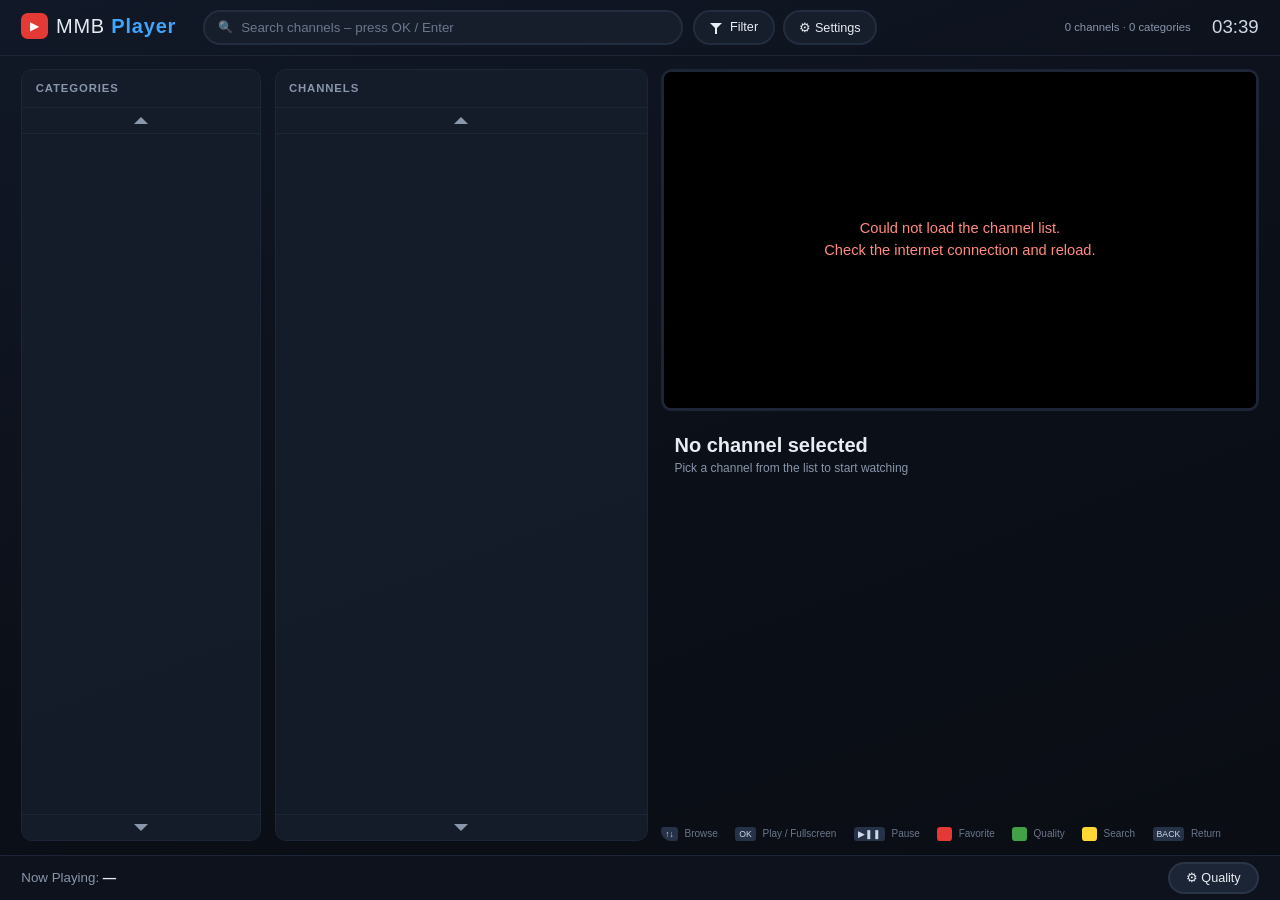
<file: index.html>
<!DOCTYPE html>
<html lang="en">
<head>
  <meta charset="utf-8">
  <meta name="viewport" content="width=device-width, initial-scale=1">
  <meta name="theme-color" content="#0b0f17">
  <title>MMB Player</title>
  <link rel="stylesheet" href="css/style.css">
</head>
<body>
  <div id="app">

    <!-- Top bar -->
    <header class="topbar">
      <div class="brand"><span class="brand-icon">&#9654;</span>MMB <b>Player</b></div>
      <div id="searchBox" class="search-box" data-zone="search">
        <span class="search-icon">&#128269;</span>
        <input id="searchInput" type="text" placeholder="Search channels &ndash; press OK / Enter"
               autocomplete="off" autocorrect="off" autocapitalize="off" spellcheck="false">
      </div>
      <button id="filterBtn" class="filter-btn" type="button" title="Filter channels by language / country">
        <span class="ico-filter"></span><span id="filterLabel" class="filter-label">Filter</span>
      </button>
      <button id="settingsBtn" class="filter-btn settings-btn" type="button" title="Settings">&#9881; Settings</button>
      <div class="stats"><span id="statChannels">0</span> channels &middot; <span id="statCategories">0</span> categories</div>
      <div id="clock" class="clock">--:--</div>
    </header>

    <!-- Three column layout -->
    <main class="layout">
      <section class="panel cat-panel">
        <div class="panel-title"><span id="catTitle">Categories</span></div>
        <div class="list-wrap">
          <button class="page-btn up" type="button" data-pager="catList" data-dir="-1" title="Scroll up"><span class="ico-up"></span></button>
          <div id="catList" class="vlist"></div>
          <button class="page-btn down" type="button" data-pager="catList" data-dir="1" title="Scroll down"><span class="ico-down"></span></button>
        </div>
      </section>

      <section class="panel ch-panel">
        <div class="panel-title"><span id="chTitle">Channels</span><span id="chCount" class="count"></span></div>
        <div class="list-wrap">
          <button class="page-btn up" type="button" data-pager="chList" data-dir="-1" title="Scroll up"><span class="ico-up"></span></button>
          <div id="chList" class="vlist"></div>
          <button class="page-btn down" type="button" data-pager="chList" data-dir="1" title="Scroll down"><span class="ico-down"></span></button>
        </div>
      </section>

      <section class="panel player-panel">
        <div id="playerBox" class="player-box" data-zone="player">
          <video id="video" playsinline webkit-playsinline preload="auto"></video>
          <div id="overlay" class="overlay">
            <div id="spinner" class="spinner"></div>
            <div id="overlayMsg" class="overlay-msg">Loading channels&hellip;</div>
          </div>
          <div id="bigPause" class="big-pause"><span class="ico-pause"></span></div>
          <div id="osd" class="osd">
            <div id="osdNum" class="osd-num"></div>
            <div class="osd-body">
              <div id="osdName" class="osd-name"></div>
              <div id="osdMeta" class="osd-meta"></div>
            </div>
          </div>
          <div id="ctrlBar" class="ctrl-bar">
            <button id="prevBtn" class="play-btn small" type="button" title="Previous channel"><span class="ico-prev"></span></button>
            <button id="playBtn" class="play-btn" type="button" title="Play / Pause">
              <span id="playIcon" class="ico-pause"></span>
            </button>
            <button id="nextBtn" class="play-btn small" type="button" title="Next channel"><span class="ico-next"></span></button>
            <span id="liveBadge" class="live-badge">LIVE</span>
            <span id="ctrlName" class="ctrl-name"></span>
            <span id="ctrlQuality" class="ctrl-quality"></span>
          </div>
        </div>

        <div class="channel-info">
          <div id="infoLogo" class="info-logo"></div>
          <div class="info-text">
            <div id="infoName" class="info-name">No channel selected</div>
            <div id="infoMeta" class="info-meta">Pick a channel from the list to start watching</div>
          </div>
        </div>

        <div class="hints">
          <span><i class="key">&#8593;&#8595;</i> Browse</span>
          <span><i class="key">OK</i> Play / Fullscreen</span>
          <span><i class="key">&#9654;&#10074;&#10074;</i> Pause</span>
          <span><i class="key red"></i> Favorite</span>
          <span><i class="key green"></i> Quality</span>
          <span><i class="key yellow"></i> Search</span>
          <span><i class="key">BACK</i> Return</span>
        </div>
      </section>
    </main>

    <!-- Status bar -->
    <footer class="statusbar">
      <div class="np"><span class="np-label">Now Playing:</span> <span id="npName">&mdash;</span></div>
      <div id="qualityNow" class="quality-now"></div>
      <div class="sb-right">
        <button id="qualityBtn" class="quality-btn" data-zone="quality" type="button">&#9881; Quality</button>
      </div>
    </footer>

    <!-- Quality menu -->
    <div id="qualityMenu" class="modal hidden">
      <div class="modal-card">
        <div class="modal-title">Video quality</div>
        <div id="qualityList" class="modal-list"></div>
      </div>
    </div>

    <!-- Filter panel: everything is picked from lists, no typing needed -->
    <div id="filterPanel" class="modal hidden">
      <div class="modal-card filter-card">
        <div class="modal-title">Filter channels</div>
        <div class="filter-body">
          <div id="filterTabs" class="filter-tabs"></div>
          <div class="list-wrap filter-list">
          <button class="page-btn up" type="button" data-pager="filterList" data-dir="-1" title="Scroll up"><span class="ico-up"></span></button>
          <div id="filterList" class="vlist"></div>
          <button class="page-btn down" type="button" data-pager="filterList" data-dir="1" title="Scroll down"><span class="ico-down"></span></button>
        </div>
        </div>
        <div class="filter-foot">
          <span><i class="key">&#8593;&#8595;</i> Choose</span>
          <span><i class="key">&#8592;&#8594;</i> Language / Country</span>
          <span><i class="key">OK</i> Apply</span>
          <span><i class="key">BACK</i> Close</span>
        </div>
      </div>
    </div>

    <div id="toast" class="toast"></div>
  </div>

  <script src="lib/hls.min.js"></script>
  <script src="js/util.js"></script>
  <script src="js/storage.js"></script>
  <script src="js/data.js"></script>
  <script src="js/vlist.js"></script>
  <script src="js/player.js"></script>
  <script src="js/app.js"></script>
</body>
</html>
</file>
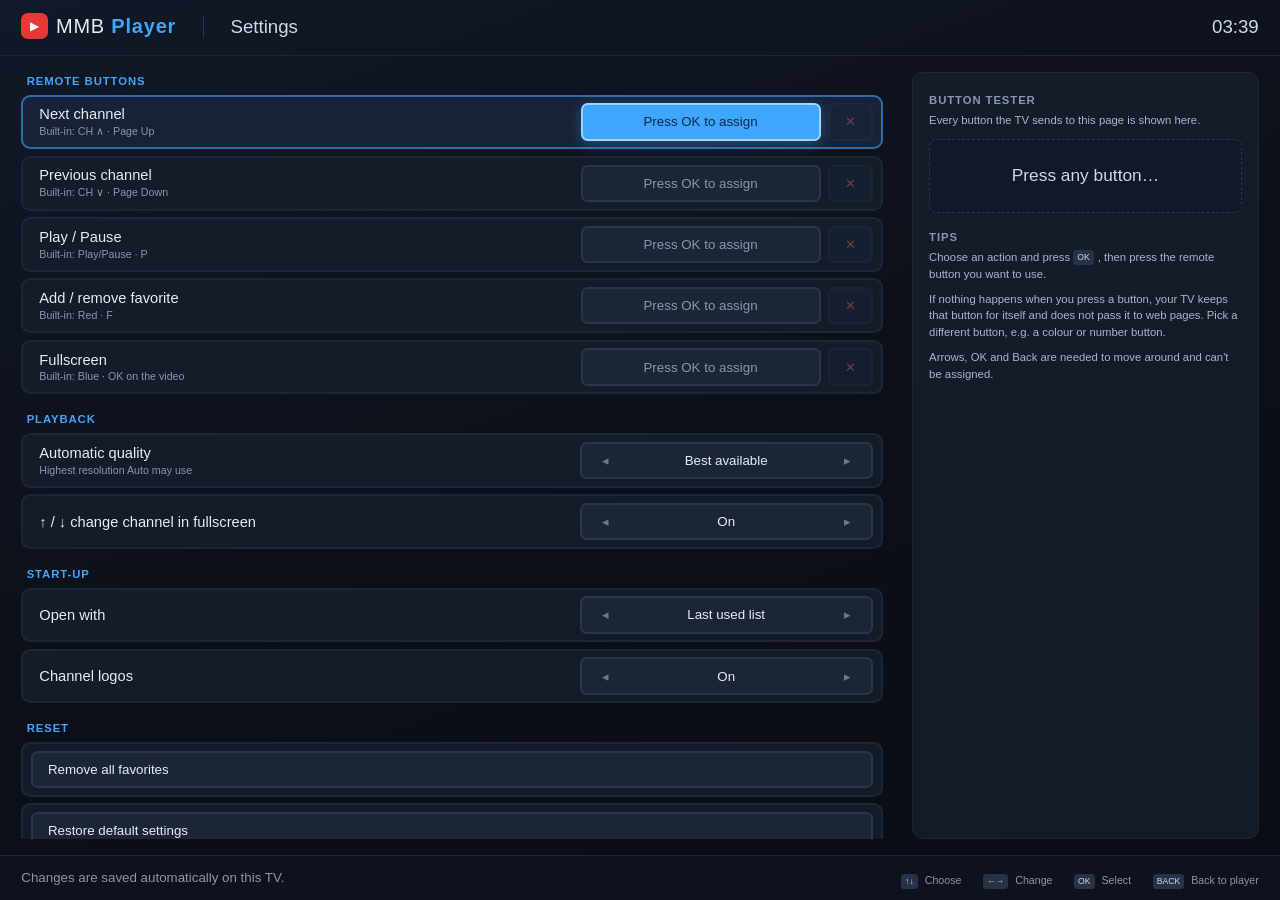
<file: settings.html>
<!DOCTYPE html>
<html lang="en">
<head>
  <meta charset="utf-8">
  <meta name="viewport" content="width=device-width, initial-scale=1">
  <meta name="theme-color" content="#0b0f17">
  <title>MMB Player – Settings</title>
  <link rel="stylesheet" href="css/style.css">
  <link rel="stylesheet" href="css/settings.css">
</head>
<body>
  <div id="app">
    <header class="topbar">
      <div class="brand"><span class="brand-icon">&#9654;</span>MMB <b>Player</b></div>
      <div class="page-title">Settings</div>
      <div id="clock" class="clock">--:--</div>
    </header>

    <main class="settings-main">
      <div id="settingsList" class="settings-list"></div>
      <div class="settings-side">
        <div class="side-title">Button tester</div>
        <div class="side-text">Every button the TV sends to this page is shown here.</div>
        <div id="lastKey" class="last-key">Press any button…</div>
        <div class="side-title">Tips</div>
        <div class="side-text">
          <p>Choose an action and press <i class="key">OK</i>, then press the remote button you want to use.</p>
          <p>If nothing happens when you press a button, your TV keeps that button for itself and does not pass it to web pages. Pick a different button, e.g. a colour or number button.</p>
          <p>Arrows, OK and Back are needed to move around and can't be assigned.</p>
        </div>
      </div>
    </main>

    <footer class="statusbar">
      <div class="np"><span class="np-label">Changes are saved automatically on this TV.</span></div>
      <div class="sb-right">
        <span class="hint-inline"><i class="key">&#8593;&#8595;</i> Choose</span>
        <span class="hint-inline"><i class="key">&#8592;&#8594;</i> Change</span>
        <span class="hint-inline"><i class="key">OK</i> Select</span>
        <span class="hint-inline"><i class="key">BACK</i> Back to player</span>
      </div>
    </footer>

    <!-- "Press a button" dialog -->
    <div id="capture" class="modal hidden">
      <div class="modal-card capture-card">
        <div id="capTitle" class="modal-title">Next channel</div>
        <div id="capIcon" class="cap-icon"><span class="cap-pulse"></span></div>
        <div id="capMsg" class="cap-msg">Press the button you want to use…</div>
        <div id="capSub" class="cap-sub">Press BACK to cancel</div>
      </div>
    </div>

    <div id="toast" class="toast"></div>
  </div>

  <script src="js/util.js"></script>
  <script src="js/storage.js"></script>
  <script src="js/settings.js"></script>
</body>
</html>
</file>
<file: css/style.css>
/*
 * MMB Player - TV optimised styles.
 * Designed for a 1920x1080 canvas; js/util.js scales the root font so the
 * layout fits any screen (720p TV browsers, desktop windows, …).
 * Uses flexbox only (no CSS grid / custom properties) for old TV engines.
 */

* { box-sizing: border-box; margin: 0; padding: 0; }

html, body {
  width: 100%;
  height: 100%;
  overflow: hidden;
  background: #0b0f17;
  color: #e8ecf3;
  font-family: "Segoe UI", Roboto, "Helvetica Neue", Arial, "Noto Sans", sans-serif;
  font-size: 20px;
  -webkit-user-select: none;
  user-select: none;
}

button { font: inherit; color: inherit; border: 0; background: none; cursor: pointer; outline: none; }
input { font: inherit; outline: none; }

#app {
  display: flex;
  flex-direction: column;
  width: 100%;
  height: 100%;
  background: #0b0f17;
  background: linear-gradient(160deg, #111827 0%, #0b0f17 55%, #0a0d14 100%);
}

/* ---------------- Top bar ---------------- */

.topbar {
  display: flex;
  align-items: center;
  height: 4.2rem;
  padding: 0 1.6rem;
  flex-shrink: 0;
  border-bottom: 1px solid #1d2636;
}
.brand { font-size: 1.5rem; letter-spacing: 0.04em; white-space: nowrap; }
.brand b { color: #3ea6ff; font-weight: 700; }
.brand-icon {
  display: inline-block;
  width: 2rem; height: 2rem; line-height: 2rem;
  margin-right: 0.6rem;
  border-radius: 0.5rem;
  background: #e53935;
  color: #fff; text-align: center; font-size: 0.9rem;
  vertical-align: middle; position: relative; top: -0.1rem;
}

.search-box {
  flex: 1;
  display: flex;
  align-items: center;
  max-width: 36rem;
  height: 2.6rem;
  margin: 0 0.8rem 0 2rem;
  padding: 0 1rem;
  border-radius: 1.3rem;
  background: #161e2c;
  border: 2px solid #232d40;
}
.search-box.focused { border-color: #3ea6ff; background: #1b2638; }
.search-icon { margin-right: 0.6rem; opacity: 0.7; font-size: 0.9rem; }
.search-box input {
  flex: 1;
  min-width: 0;
  height: 100%;
  border: 0;
  background: transparent;
  color: #fff;
  font-size: 1rem;
}
.search-box input::placeholder { color: #6b778c; }

/* filter button (right of the search box) */
.filter-btn {
  display: flex;
  align-items: center;
  height: 2.6rem;
  max-width: 22rem;
  padding: 0 1.1rem;
  border-radius: 1.3rem;
  background: #161e2c;
  border: 2px solid #232d40;
  font-size: 0.95rem;
  white-space: nowrap;
  flex-shrink: 0;
}
.filter-btn:hover { background: #1f2a3d; }
.filter-btn.active { background: #12324f; border-color: #2f6ea3; color: #bfe2ff; }
.filter-btn.focused { background: #3ea6ff; color: #04121f; border-color: #9fd3ff; }
.filter-label { overflow: hidden; text-overflow: ellipsis; }
.settings-btn { margin-left: 0.6rem; }
/* funnel icon drawn with CSS */
.ico-filter {
  position: relative;
  display: inline-block;
  width: 0; height: 0;
  margin-right: 0.6rem;
  border-style: solid;
  border-width: 0.5rem 0.5rem 0 0.5rem;
  border-color: currentColor transparent transparent transparent;
  top: -0.15rem;
}
.ico-filter:after {
  content: "";
  position: absolute;
  left: -0.1rem; top: -0.05rem;
  width: 0.2rem; height: 0.45rem;
  background: currentColor;
}

.stats { margin-left: auto; color: #8a96ab; font-size: 0.85rem; white-space: nowrap; }
.clock { margin-left: 1.6rem; font-size: 1.4rem; font-weight: 300; color: #cfd8e6; }

/* ---------------- Layout ---------------- */

.layout {
  flex: 1;
  display: flex;
  min-height: 0;
  padding: 1rem 1.6rem;
}

.panel {
  display: flex;
  flex-direction: column;
  min-height: 0;
  border-radius: 0.8rem;
  background: rgba(22, 30, 44, 0.85);
  border: 1px solid #1d2636;
  overflow: hidden;
}
.cat-panel { width: 18rem; flex-shrink: 0; }
.ch-panel { width: 28rem; flex-shrink: 0; margin: 0 1rem; }
.player-panel { flex: 1; min-width: 0; background: transparent; border: 0; }

.panel-title {
  display: flex;
  align-items: center;
  height: 2.8rem;
  padding: 0 1rem;
  flex-shrink: 0;
  font-size: 0.85rem;
  font-weight: 600;
  text-transform: uppercase;
  letter-spacing: 0.08em;
  color: #8a96ab;
  border-bottom: 1px solid #1d2636;
  white-space: nowrap;
  overflow: hidden;
}
.panel-title span:first-child { overflow: hidden; text-overflow: ellipsis; }
.panel-title .count {
  margin-left: auto;
  padding-left: 0.6rem;
  color: #3ea6ff;
}

/* ---------------- Virtual lists ---------------- */

.vlist {
  position: relative;
  flex: 1;
  min-height: 0;
  overflow-y: auto;
  overflow-x: hidden;
  -webkit-overflow-scrolling: touch;
}
/* wide scrollbar so it can be grabbed with a TV pointer */
.vlist::-webkit-scrollbar { width: 1.1rem; }
.vlist::-webkit-scrollbar-track { background: #121a27; }
.vlist::-webkit-scrollbar-thumb {
  min-height: 3rem;
  background: #3a4a63;
  border-radius: 0.55rem;
  border: 0.25rem solid #121a27;
}
.vlist::-webkit-scrollbar-thumb:hover { background: #4f6487; }

/*
 * The list box is pinned to its wrapper with absolute positioning. Older TV
 * browsers don't always limit a flex child's height, which let the list grow
 * past the screen so it never scrolled; absolute positioning works everywhere.
 */
.list-wrap {
  position: relative;
  flex: 1;
  min-height: 0;
}
.list-wrap .vlist {
  position: absolute;
  left: 0; right: 0;
  top: 2rem; bottom: 2rem;
}
/* ▲ / ▼ page buttons (pointer / mouse users) */
.page-btn {
  position: absolute;
  left: 0; right: 0;
  height: 2rem;
  display: flex;
  align-items: center;
  justify-content: center;
  background: #141c2a;
  color: #8a96ab;
  z-index: 2;
}
.page-btn.up { top: 0; border-bottom: 1px solid #1d2636; }
.page-btn.down { bottom: 0; border-top: 1px solid #1d2636; }
.page-btn:hover { background: #24304a; color: #fff; }
.page-btn.disabled { opacity: 0.25; cursor: default; }
.page-btn.disabled:hover { background: #141c2a; color: #8a96ab; }
.ico-up, .ico-down {
  display: block;
  width: 0; height: 0;
  border-style: solid;
  border-color: transparent;
}
.ico-up { border-width: 0 0.6rem 0.6rem 0.6rem; border-bottom-color: currentColor; }
.ico-down { border-width: 0.6rem 0.6rem 0 0.6rem; border-top-color: currentColor; }
.vlist-spacer { width: 1px; }

.row {
  position: absolute;
  left: 0.4rem;
  right: 0.4rem;
  display: flex;
  align-items: center;
  padding: 0 0.8rem;
  border-radius: 0.5rem;
  cursor: pointer;
  white-space: nowrap;
  border: 2px solid transparent;
}
.row:hover { background: #1c2536; }
.row.selected-row { background: #1d2a40; }
.row.focused {
  background: #3ea6ff;
  color: #04121f;
  border-color: #9fd3ff;
  box-shadow: 0 0.2rem 1rem rgba(62, 166, 255, 0.35);
}

/* categories */
.cat-row { font-size: 1rem; }
.cat-label { flex: 1; overflow: hidden; text-overflow: ellipsis; }
.cat-count, .cat-arrow {
  margin-left: 0.6rem;
  font-size: 0.8rem;
  color: #8a96ab;
}
.cat-row.active { color: #3ea6ff; font-weight: 600; }
.cat-row.active.focused { color: #04121f; }
.cat-row.focused .cat-count, .cat-row.focused .cat-arrow { color: #04121f; }
.cat-row.fav-entry .cat-label { color: #ffc107; }
.cat-row.fav-entry.focused .cat-label { color: #04121f; }
.cat-row.country-entry { color: #9ccc65; }
.cat-row.country-entry.focused { color: #04121f; }

/* channels */
.ch-num {
  width: 2.8rem;
  flex-shrink: 0;
  font-size: 0.8rem;
  color: #6b778c;
}
.row.focused .ch-num { color: #04121f; }

.ch-logo, .big-logo {
  position: relative;
  display: inline-block;
  flex-shrink: 0;
  overflow: hidden;
  border-radius: 0.4rem;
  background: #263247;
  text-align: center;
}
.ch-logo { width: 3.6rem; height: 2.5rem; margin-right: 0.8rem; }
.logo-txt {
  position: absolute;
  left: 0; right: 0; top: 50%;
  margin-top: -0.6em;
  font-size: 0.9rem;
  font-weight: 700;
  color: #9fb0c8;
  line-height: 1.2em;
}
.ch-logo img, .big-logo img {
  position: absolute;
  left: 0; top: 0;
  width: 100%; height: 100%;
  object-fit: contain;
  padding: 0.15rem;
  background: #263247;
}
.ch-text { flex: 1; min-width: 0; display: flex; flex-direction: column; }
.ch-name { font-size: 1rem; overflow: hidden; text-overflow: ellipsis; }
.ch-meta { font-size: 0.72rem; color: #8a96ab; overflow: hidden; text-overflow: ellipsis; margin-top: 0.1rem; }
.row.focused .ch-meta { color: #0d2c48; }
.ch-fav {
  width: 2rem;
  flex-shrink: 0;
  text-align: center;
  font-size: 1.2rem;
  color: #4b566b;
}
.ch-fav.on { color: #ffc107; }
.row.focused .ch-fav { color: #04121f; }
.row.focused .ch-fav.on { color: #b07800; }
.ch-row.playing .ch-name { color: #4cd964; font-weight: 600; }
.ch-row.playing .ch-name:before { content: "\25B6\00a0"; font-size: 0.7rem; }
.ch-row.playing.focused .ch-name { color: #04121f; }

.empty {
  position: absolute;
  left: 1rem; right: 1rem; top: 2rem;
  text-align: center;
  color: #8a96ab;
  line-height: 1.6;
  white-space: normal;
}
.red-t { color: #e53935; }

/* ---------------- Player ---------------- */

.player-box {
  position: relative;
  width: 100%;
  padding-top: 56.25%;     /* 16:9 */
  background: #000;
  border-radius: 0.8rem;
  overflow: hidden;
  border: 3px solid #1d2636;
  cursor: pointer;
  flex-shrink: 0;
}
.player-box.focused { border-color: #3ea6ff; box-shadow: 0 0 1.5rem rgba(62, 166, 255, 0.35); }
.player-box video {
  position: absolute;
  left: 0; top: 0;
  width: 100%; height: 100%;
  background: #000;
}

.overlay {
  position: absolute;
  left: 0; top: 0; right: 0; bottom: 0;
  display: flex;
  flex-direction: column;
  align-items: center;
  justify-content: center;
  text-align: center;
  padding: 2rem;
  background: rgba(0, 0, 0, 0.55);
  pointer-events: none;
}
.overlay.hidden { display: none; }
.overlay-msg { font-size: 1.1rem; color: #dfe6f1; line-height: 1.5; }
.overlay.error .overlay-msg { color: #ff8a80; }
.overlay.info { background: rgba(0, 0, 0, 0.35); }
.spinner {
  display: none;
  width: 3rem; height: 3rem;
  margin-bottom: 1rem;
  border: 0.3rem solid rgba(255, 255, 255, 0.2);
  border-top-color: #3ea6ff;
  border-radius: 50%;
  -webkit-animation: spin 0.9s linear infinite;
  animation: spin 0.9s linear infinite;
}
.overlay.busy .spinner { display: block; }
@-webkit-keyframes spin { to { -webkit-transform: rotate(360deg); } }
@keyframes spin { to { transform: rotate(360deg); } }

/* bottom control bar over the video */
.ctrl-bar {
  position: absolute;
  left: 0; right: 0; bottom: 0;
  z-index: 3;
  display: flex;
  align-items: center;
  height: 4.4rem;
  padding: 1.2rem 1.2rem 0;
  background: linear-gradient(to top, rgba(0, 0, 0, 0.85) 0%, rgba(0, 0, 0, 0.55) 55%, rgba(0, 0, 0, 0) 100%);
  opacity: 0;
  visibility: hidden;
  -webkit-transition: opacity 0.25s, visibility 0.25s;
  transition: opacity 0.25s, visibility 0.25s;
  cursor: default;
}
body.has-channel.osd-on .ctrl-bar,
body.has-channel.paused .ctrl-bar,
body.has-channel.ctrl-focus .ctrl-bar,
body.has-channel .player-box.focused .ctrl-bar,
body.has-channel .player-box:hover .ctrl-bar { opacity: 1; visibility: visible; }

.play-btn {
  position: relative;
  width: 2.6rem;
  height: 2.6rem;
  flex-shrink: 0;
  border-radius: 50%;
  background: rgba(255, 255, 255, 0.15);
  border: 2px solid rgba(255, 255, 255, 0.35);
}
.play-btn:hover { background: rgba(255, 255, 255, 0.28); }
.play-btn.small { width: 2.2rem; height: 2.2rem; margin: 0 0.4rem; }
/* previous / next channel icons: triangle + bar */
.ico-prev, .ico-next {
  position: absolute;
  left: 50%; top: 50%;
  width: 0; height: 0;
  margin-top: -0.4rem;
  border-style: solid;
  border-color: transparent;
}
.ico-next { margin-left: -0.35rem; border-width: 0.4rem 0 0.4rem 0.6rem; border-left-color: #fff; }
.ico-prev { margin-left: -0.25rem; border-width: 0.4rem 0.6rem 0.4rem 0; border-right-color: #fff; }
.ico-next:after, .ico-prev:after {
  content: "";
  position: absolute;
  top: -0.4rem;
  width: 0.15rem; height: 0.8rem;
  background: #fff;
}
.ico-next:after { left: 0; }
.ico-prev:after { left: -0.15rem; }
.play-btn.focused .ico-next { border-left-color: #04121f; }
.play-btn.focused .ico-prev { border-right-color: #04121f; }
.play-btn.focused .ico-next:after, .play-btn.focused .ico-prev:after { background: #04121f; }
.play-btn.focused {
  background: #3ea6ff;
  border-color: #9fd3ff;
  box-shadow: 0 0 1rem rgba(62, 166, 255, 0.6);
}
/* icons drawn with CSS so they look the same on every TV font */
.ico-play, .ico-pause {
  position: absolute;
  left: 50%; top: 50%;
  display: block;
}
.ico-play {
  width: 0; height: 0;
  margin: -0.55rem 0 0 -0.3rem;
  border-style: solid;
  border-width: 0.55rem 0 0.55rem 0.9rem;
  border-color: transparent transparent transparent #fff;
}
.ico-pause {
  width: 0.8rem; height: 1rem;
  margin: -0.5rem 0 0 -0.4rem;
  border-left: 0.28rem solid #fff;
  border-right: 0.28rem solid #fff;
}
.play-btn.focused .ico-play { border-left-color: #04121f; }
.play-btn.focused .ico-pause { border-color: #04121f; }

.live-badge {
  margin-left: 0.9rem;
  padding: 0.15rem 0.5rem;
  border-radius: 0.25rem;
  background: #e53935;
  color: #fff;
  font-size: 0.7rem;
  font-weight: 700;
  letter-spacing: 0.08em;
}
body.paused .live-badge { background: #6b778c; }
.ctrl-name {
  flex: 1;
  min-width: 0;
  margin-left: 0.9rem;
  font-size: 1rem;
  font-weight: 600;
  color: #fff;
  white-space: nowrap;
  overflow: hidden;
  text-overflow: ellipsis;
}
.ctrl-quality {
  margin-left: 0.9rem;
  font-size: 0.85rem;
  color: #4cd964;
  white-space: nowrap;
}

/* large pause indicator in the middle of the video */
.big-pause {
  display: none;
  position: absolute;
  left: 50%; top: 50%;
  width: 5rem; height: 5rem;
  margin: -2.5rem 0 0 -2.5rem;
  border-radius: 50%;
  background: rgba(0, 0, 0, 0.55);
  pointer-events: none;
}
.big-pause .ico-pause { width: 1.6rem; height: 2rem; margin: -1rem 0 0 -0.8rem; border-width: 0.55rem; }
body.has-channel.paused .big-pause { display: block; }

/* on-screen display (fullscreen only) */
.osd {
  display: none;
  position: absolute;
  left: 3rem; right: 3rem; bottom: 6.5rem;
  padding: 1.2rem 1.6rem;
  align-items: center;
  border-radius: 1rem;
  background: rgba(10, 14, 22, 0.82);
  border: 1px solid rgba(255, 255, 255, 0.08);
}
.osd-num {
  min-width: 4rem;
  margin-right: 1.4rem;
  font-size: 2.4rem;
  font-weight: 300;
  color: #3ea6ff;
}
.osd-name { font-size: 1.8rem; font-weight: 600; }
.osd-meta { margin-top: 0.3rem; font-size: 1rem; color: #aab5c7; }

.channel-info {
  display: flex;
  align-items: center;
  margin-top: 1rem;
  min-height: 4.5rem;
}
.info-logo { flex-shrink: 0; margin-right: 1rem; }
.big-logo { width: 6rem; height: 4rem; }
.big-logo .logo-txt { font-size: 1.4rem; }
.info-text { min-width: 0; }
.info-name { font-size: 1.5rem; font-weight: 600; white-space: nowrap; overflow: hidden; text-overflow: ellipsis; }
.info-name .star { color: #ffc107; }
.info-meta { margin-top: 0.3rem; color: #8a96ab; font-size: 0.9rem; }

.hints {
  margin-top: auto;
  padding-top: 0.8rem;
  font-size: 0.75rem;
  color: #6b778c;
  white-space: nowrap;
  overflow: hidden;
}
.hints span { margin-right: 1.1rem; }
.key {
  display: inline-block;
  min-width: 1.1rem;
  height: 1.1rem;
  line-height: 1.1rem;
  padding: 0 0.3rem;
  margin-right: 0.3rem;
  border-radius: 0.25rem;
  background: #263247;
  color: #cfd8e6;
  font-style: normal;
  font-size: 0.65rem;
  text-align: center;
  vertical-align: middle;
}
.key.red { background: #e53935; }
.key.green { background: #43a047; }
.key.yellow { background: #fdd835; }
.key.blue { background: #1e88e5; }

/* ---------------- Status bar ---------------- */

.statusbar {
  position: relative;
  display: flex;
  align-items: center;
  height: 3.4rem;
  padding: 0 1.6rem;
  flex-shrink: 0;
  border-top: 1px solid #1d2636;
  background: #0d121c;
}
.np {
  flex: 1;
  min-width: 0;
  font-size: 1rem;
  white-space: nowrap;
  overflow: hidden;
  text-overflow: ellipsis;
}
.np-label { color: #8a96ab; }
#npName { font-weight: 600; }
.quality-now {
  position: absolute;
  left: 50%;
  width: 20rem;
  margin-left: -10rem;
  text-align: center;
  font-size: 1rem;
  color: #4cd964;
  font-weight: 600;
  letter-spacing: 0.03em;
}
.sb-right { flex: 1; text-align: right; }
.quality-btn {
  height: 2.4rem;
  padding: 0 1.2rem;
  border-radius: 1.2rem;
  background: #1c2536;
  border: 2px solid #2a3548;
  font-size: 0.95rem;
}
.quality-btn:hover { background: #24304a; }
.quality-btn.focused { background: #3ea6ff; color: #04121f; border-color: #9fd3ff; }

/* ---------------- Quality menu ---------------- */

.modal {
  position: fixed;
  left: 0; top: 0; right: 0; bottom: 0;
  z-index: 50;
  display: flex;
  align-items: center;
  justify-content: center;
  background: rgba(0, 0, 0, 0.55);
}
.modal.hidden { display: none; }
.modal-card {
  width: 22rem;
  padding: 1.2rem;
  border-radius: 1rem;
  background: #161e2c;
  border: 1px solid #2a3548;
  box-shadow: 0 1rem 3rem rgba(0, 0, 0, 0.6);
}
.modal-title {
  font-size: 1.1rem;
  font-weight: 600;
  margin-bottom: 0.8rem;
  padding: 0 0.4rem;
}
.menu-item {
  display: flex;
  align-items: center;
  height: 2.8rem;
  padding: 0 0.8rem;
  border-radius: 0.5rem;
  border: 2px solid transparent;
  font-size: 1.05rem;
  cursor: pointer;
}
.menu-item:hover { background: #1f2a3d; }
.menu-item.focused { background: #3ea6ff; color: #04121f; border-color: #9fd3ff; }
.menu-item .check { width: 1.8rem; color: #4cd964; font-weight: 700; }
.menu-item.focused .check { color: #04121f; }
.menu-sub { margin-left: auto; font-size: 0.8rem; color: #8a96ab; }
.menu-item.focused .menu-sub { color: #0d2c48; }
.menu-note { margin-top: 0.6rem; padding: 0 0.4rem; font-size: 0.8rem; color: #8a96ab; }

/* ---------------- Toast ---------------- */

.toast {
  position: fixed;
  left: 50%;
  top: 5.2rem;
  z-index: 60;
  max-width: 60rem;
  padding: 0.8rem 1.6rem;
  border-radius: 2rem;
  background: rgba(20, 27, 40, 0.95);
  border: 1px solid #2a3548;
  font-size: 1rem;
  white-space: nowrap;
  opacity: 0;
  -webkit-transform: translate(-50%, -1rem);
  transform: translate(-50%, -1rem);
  -webkit-transition: opacity 0.25s, -webkit-transform 0.25s;
  transition: opacity 0.25s, transform 0.25s;
  pointer-events: none;
}
.toast.show {
  opacity: 1;
  -webkit-transform: translate(-50%, 0);
  transform: translate(-50%, 0);
}

/* ---------------- Fullscreen ---------------- */

body.fs .topbar,
body.fs .statusbar,
body.fs .cat-panel,
body.fs .ch-panel,
body.fs .channel-info,
body.fs .hints { visibility: hidden; }

body.fs .player-box {
  position: fixed;
  left: 0; top: 0;
  width: 100%;
  height: 100%;
  padding-top: 0;
  z-index: 40;
  border: 0;
  border-radius: 0;
  box-shadow: none;
  cursor: none;
}
body.fs .player-box video { object-fit: contain; }
body.fs.osd-on .osd { display: flex; }
body.fs.osd-on .player-box { cursor: default; }
body.fs .toast { top: 2rem; }
body.fs .ctrl-bar { height: 7rem; padding: 2rem 3rem 0; }
/* bigger buttons in fullscreen so they are easy to hit with a pointer */
body.fs .play-btn { width: 3.6rem; height: 3.6rem; }
body.fs .play-btn.small { width: 3.2rem; height: 3.2rem; margin: 0 0.6rem; }
body.fs .ctrl-quality { display: none; }   /* quality indicator hidden in fullscreen */
body.fs.paused .osd { display: flex; }

/* ---------------- Filter panel ---------------- */

.filter-card { width: 48rem; max-width: 92%; }
.filter-body {
  display: flex;
  height: 28rem;
  max-height: 60vh;
}
.filter-tabs { width: 15rem; flex-shrink: 0; margin-right: 1rem; }
.ftab {
  display: flex;
  flex-direction: column;
  justify-content: center;
  height: 4rem;
  margin-bottom: 0.5rem;
  padding: 0 1rem;
  border-radius: 0.6rem;
  border: 2px solid transparent;
  background: #1c2536;
  cursor: pointer;
}
.ftab:hover { background: #24304a; }
.ftab.current { background: #1d2a40; border-color: #2f6ea3; }
.ftab.focused { background: #3ea6ff; border-color: #9fd3ff; color: #04121f; }
.ftab-label { font-size: 0.75rem; text-transform: uppercase; letter-spacing: 0.08em; color: #8a96ab; }
.ftab-value { margin-top: 0.2rem; font-size: 1.05rem; font-weight: 600; white-space: nowrap; overflow: hidden; text-overflow: ellipsis; }
.ftab.focused .ftab-label { color: #0d2c48; }
.ftab.clear { height: 2.8rem; margin-top: 1rem; }
.ftab.clear .ftab-label { font-size: 0.9rem; text-transform: none; letter-spacing: 0; color: #ff8a80; }
.ftab.clear.focused .ftab-label { color: #04121f; }
.filter-list {
  flex: 1;
  border-radius: 0.6rem;
  background: #111827;
  border: 1px solid #1d2636;
}
.f-row { font-size: 1rem; }
.f-check { width: 1.6rem; flex-shrink: 0; color: #4cd964; font-weight: 700; }
.f-row.focused .f-check, .f-row.focused .cat-count { color: #04121f; }
.filter-foot {
  margin-top: 0.9rem;
  font-size: 0.75rem;
  color: #6b778c;
  white-space: nowrap;
}
.filter-foot span { margin-right: 1.1rem; }

/* divider under the pinned group (India / Indian languages) */
.row.pin-end:after {
  content: "";
  position: absolute;
  left: 0.6rem; right: 0.6rem; bottom: -0.2rem;
  height: 1px;
  background: #3a4a63;
}
</file>
<file: css/settings.css>
/* MMB Player - settings page (loaded after style.css) */

.page-title {
  margin-left: 2rem;
  padding-left: 2rem;
  border-left: 1px solid #2a3548;
  font-size: 1.4rem;
  color: #cfd8e6;
}
.topbar .clock { margin-left: auto; }

.settings-main {
  position: relative;
  flex: 1;
  min-height: 0;
}

/* absolutely positioned so old TV browsers keep it scrollable (see .list-wrap) */
.settings-list {
  position: absolute;
  left: 1.6rem; top: 1.2rem; bottom: 1.2rem; right: 28.8rem;
  overflow-y: auto;
  padding: 0 1rem 2rem 0;
}
.settings-list::-webkit-scrollbar { width: 1.1rem; }
.settings-list::-webkit-scrollbar-track { background: #121a27; }
.settings-list::-webkit-scrollbar-thumb {
  min-height: 3rem;
  background: #3a4a63;
  border-radius: 0.55rem;
  border: 0.25rem solid #121a27;
}

.set-header {
  margin: 1.4rem 0 0.6rem;
  padding-left: 0.4rem;
  font-size: 0.85rem;
  font-weight: 600;
  text-transform: uppercase;
  letter-spacing: 0.08em;
  color: #3ea6ff;
}
.set-header:first-child { margin-top: 0.2rem; }

.set-row {
  display: flex;
  align-items: center;
  min-height: 4rem;
  margin-bottom: 0.5rem;
  padding: 0.5rem 0.6rem 0.5rem 1.2rem;
  border-radius: 0.7rem;
  background: rgba(22, 30, 44, 0.85);
  border: 2px solid #1d2636;
}
.set-row.row-focus { border-color: #2f6ea3; background: #172238; }
.set-label { flex: 1; min-width: 0; font-size: 1.1rem; }
.set-help { margin-top: 0.2rem; font-size: 0.8rem; color: #8a96ab; }

.set-cell {
  display: flex;
  align-items: center;
  justify-content: center;
  height: 2.8rem;
  min-width: 3rem;
  margin-left: 0.6rem;
  padding: 0 1.1rem;
  border-radius: 0.5rem;
  border: 2px solid #2a3548;
  background: #1c2536;
  font-size: 1rem;
  white-space: nowrap;
  cursor: pointer;
}
.set-cell:hover { background: #24304a; }
.set-cell.assign { min-width: 18rem; }
.set-cell.option { min-width: 22rem; justify-content: space-between; }
.set-cell.clear { color: #ff8a80; }
.set-cell.disabled { opacity: 0.35; }
.set-cell.button { flex: 1; margin-left: 0; justify-content: flex-start; }
.set-cell.button.confirm { color: #ffc107; border-color: #ffc107; }
.set-row.primary .set-cell.button { color: #3ea6ff; }
.set-row.btn-row { padding-left: 0.6rem; }
.set-cell.focused {
  background: #3ea6ff;
  border-color: #9fd3ff;
  color: #04121f;
  box-shadow: 0 0.2rem 1rem rgba(62, 166, 255, 0.35);
}
.set-cell.focused .muted, .set-cell.focused .code, .set-cell.focused .arrow { color: #0d2c48; }
.set-row.primary .set-cell.button.focused { color: #04121f; }
.arrow { color: #6b778c; padding: 0 0.4rem; }
.muted { color: #8a96ab; }
.code { margin-left: 0.4rem; font-size: 0.8rem; color: #8a96ab; }

/* side panel */
.settings-side {
  position: absolute;
  right: 1.6rem; top: 1.2rem; bottom: 1.2rem;
  width: 26rem;
  padding: 1.2rem;
  border-radius: 0.8rem;
  background: rgba(22, 30, 44, 0.85);
  border: 1px solid #1d2636;
  overflow: hidden;
}
.side-title {
  margin: 0.4rem 0 0.4rem;
  font-size: 0.85rem;
  font-weight: 600;
  text-transform: uppercase;
  letter-spacing: 0.08em;
  color: #8a96ab;
}
.side-text { font-size: 0.85rem; color: #aab5c7; line-height: 1.5; }
.side-text p { margin-bottom: 0.6rem; }
.last-key {
  display: flex;
  flex-direction: column;
  align-items: center;
  justify-content: center;
  height: 5.5rem;
  margin: 0.8rem 0 1.4rem;
  border-radius: 0.6rem;
  background: #111827;
  border: 1px dashed #2a3548;
  font-size: 1.3rem;
  color: #cfd8e6;
}
.last-key .code { margin: 0.3rem 0 0; }

.hint-inline { margin-left: 1.2rem; font-size: 0.8rem; color: #8a96ab; }

/* capture dialog */
.capture-card { width: 36rem; text-align: center; padding: 2rem; }
.capture-card .modal-title { font-size: 1.4rem; }
.cap-icon {
  position: relative;
  width: 5rem; height: 5rem;
  margin: 1.2rem auto;
  border-radius: 50%;
  background: #12324f;
  border: 3px solid #3ea6ff;
}
.cap-pulse {
  position: absolute;
  left: 50%; top: 50%;
  width: 1.6rem; height: 1.6rem;
  margin: -0.8rem 0 0 -0.8rem;
  border-radius: 50%;
  background: #3ea6ff;
  -webkit-animation: pulse 1.1s ease-in-out infinite;
  animation: pulse 1.1s ease-in-out infinite;
}
.cap-icon.ok { background: #143a22; border-color: #4cd964; }
.cap-icon.ok .cap-pulse { background: #4cd964; -webkit-animation: none; animation: none; }
.cap-icon.warn { background: #3d3010; border-color: #ffc107; }
.cap-icon.warn .cap-pulse { background: #ffc107; }
.cap-icon.fail { background: #3d1614; border-color: #e53935; }
.cap-icon.fail .cap-pulse { background: #e53935; -webkit-animation: none; animation: none; }
@-webkit-keyframes pulse { 50% { -webkit-transform: scale(1.8); opacity: 0.4; } }
@keyframes pulse { 50% { transform: scale(1.8); opacity: 0.4; } }
.cap-msg { font-size: 1.2rem; line-height: 1.5; }
.cap-sub { margin-top: 0.8rem; font-size: 0.9rem; color: #8a96ab; line-height: 1.5; }
</file>
